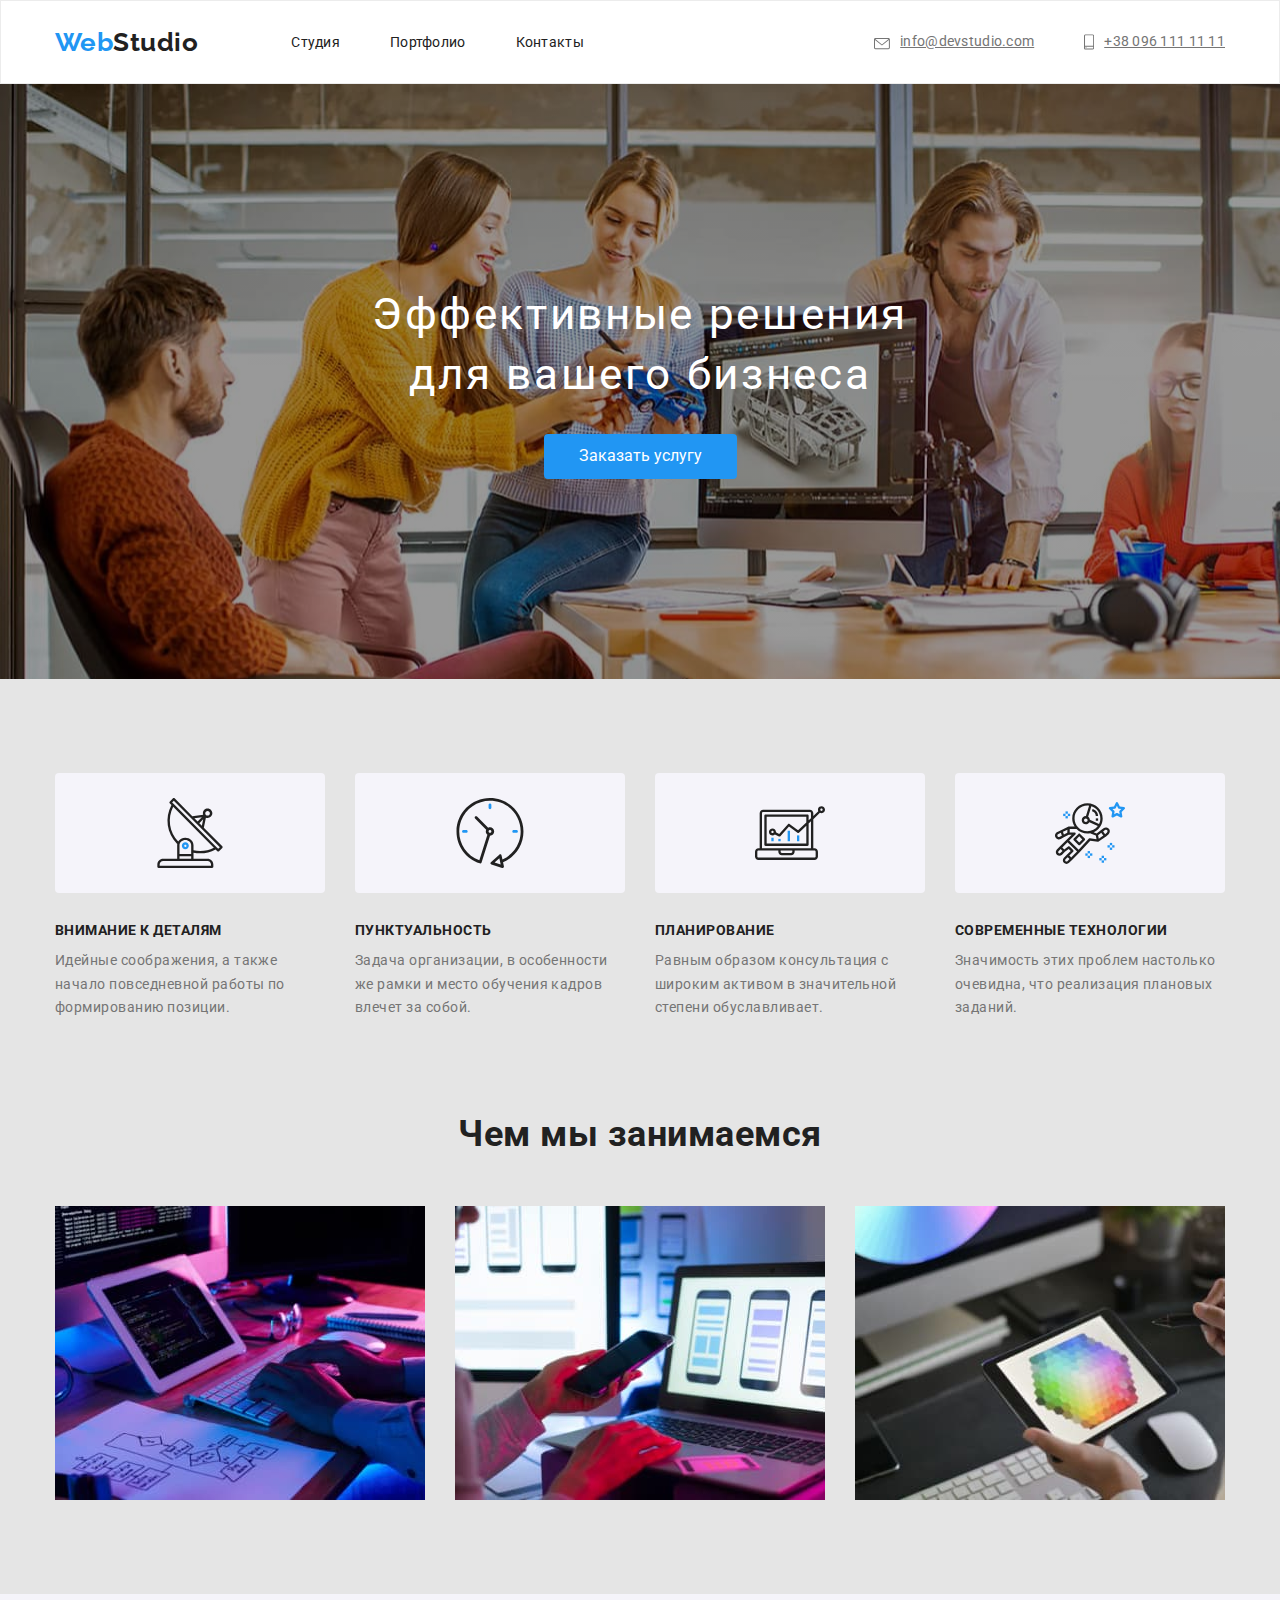
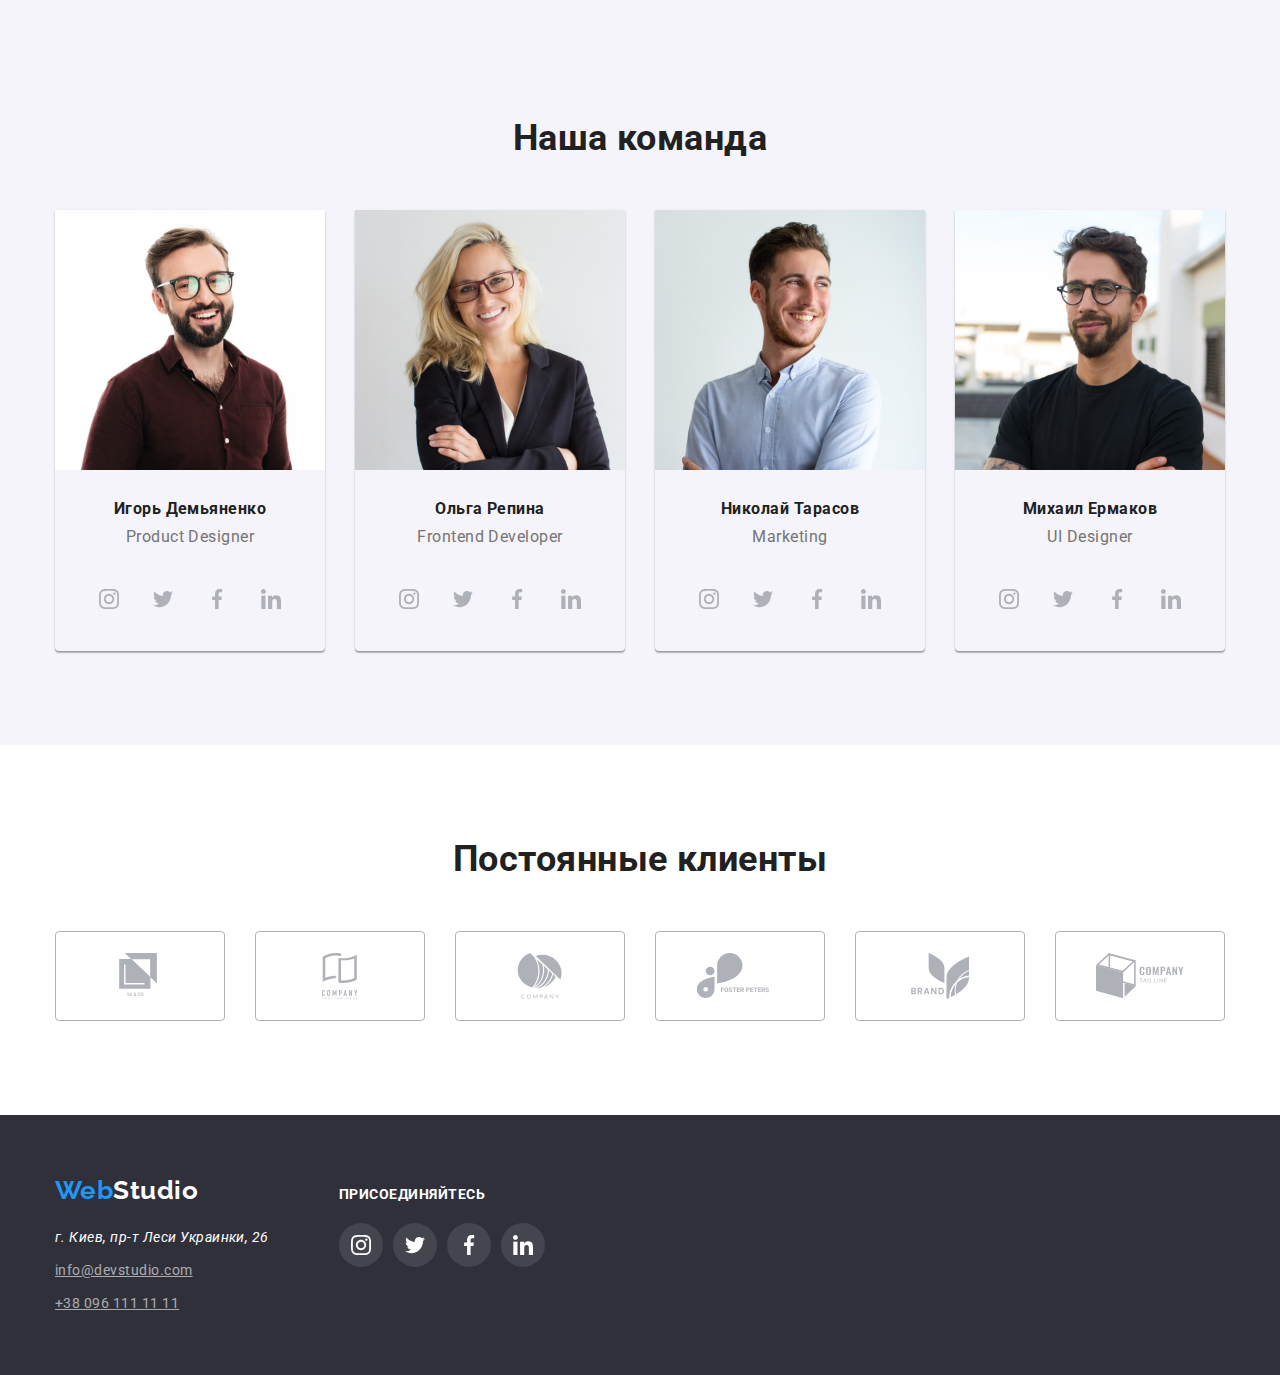
<file: index.html>
<!DOCTYPE html>
<html lang="ru">
  <head>
    <meta charset="UTF-8" />
    <meta name="viewport" content="width=device-width, initial-scale=1.0" />
    <title>Document</title>
    <link
      href="https://fonts.googleapis.com/css2?family=Raleway:wght@700&family=Roboto:wght@500;700;900&display=swap"
      rel="stylesheet"
    />

    <link
      rel="stylesheet"
      href="https://cdnjs.cloudflare.com/ajax/libs/modern-normalize/0.7.0/modern-normalize.min.css"
    />

    <link rel="stylesheet" href="./css/styles.css" />
  </head>
  <body>
    <!-- Шапка сайта-->
    <header class="page-header">
      <div class="container flexbox">
        <nav class="navigation">
          <div class="logo-header">
            <a href="./index.html" class="logo">
              Web<span class="logo-color-header">Studio</span>
            </a>
          </div>

          <ul class="site-nav list">
            <li class="items">
              <a href="./index.html" class="link"> Студия </a>
            </li>
            <li class="items">
              <a href="./portfolio.html" class="link"> Портфолио </a>
            </li>
            <li class="items"><a href="" class="link"> Контакты </a></li>
          </ul>
        </nav>

        <!-- Контакты -->
        <ul class="auth-nav list">
          <li class="link-mail">
            <a href="mailto:info@devstudio.com" class="contacts">
              <svg class="email-icon">
                <use
                  href="./images/symbol-defs.svg#icon-email"
                  width="16"
                  height="12"
                ></use>
              </svg>
              info@devstudio.com
            </a>
          </li>
          <li class="link-phone">
            <a href="tel:+380961111111" class="contacts">
              <svg class="phone-icone">
                <use
                  href="./images/symbol-defs.svg#icon-phone"
                  width="10"
                  height="16"
                ></use>
              </svg>
              +38 096 111 11 11
            </a>
          </li>
        </ul>
      </div>
    </header>

    <!-- Hero-->

    <main>
      <section class="hero">
        <!-- <div class="hero"> -->
        <div class="btn">
          <h1 class="title">
            Эффективные решения <br />
            для вашего бизнеса
          </h1>
          <button type="button" class="button">Заказать услугу</button>
        </div>
        <!-- </div> -->
      </section>

      <!-- Преимущества команды-->

      <section class="section">
        <div class="container">
          <div class="holder">
            <ul class="item">
              <li class="features group">
                <h3 class="title">Внимание к деталям</h3>
                <p class="text">
                  Идейные соображения, а также начало повседневной работы по
                  формированию позиции.
                </p>
              </li>
            </ul>

            <ul class="item">
              <li class="features clock">
                <h3 class="title">Пунктуальность</h3>
                <p class="text">
                  Задача организации, в особенности же рамки и место обучения
                  кадров влечет за собой.
                </p>
              </li>
            </ul>

            <ul class="item">
              <li class="features diagram">
                <h3 class="title">Планирование</h3>
                <p class="text">
                  Равным образом консультация с широким активом в значительной
                  степени обуславливает.
                </p>
              </li>
            </ul>

            <ul class="item">
              <li class="features astronaut">
                <h3 class="title">Современные технологии</h3>
                <p class="text">
                  Значимость этих проблем настолько очевидна, что реализация
                  плановых заданий.
                </p>
              </li>
            </ul>
          </div>
        </div>
      </section>

      <!-- Примеры работ-->

      <section class="work">
        <div class="container">
          <h2 class="title">Чем мы занимаемся</h2>
          <div class="holder">
            <ul class="benefits">
              <li>
                <a href="">
                  <img src="./images/desktop.jpg" alt="Рабочий стол" />
                </a>
              </li>
            </ul>

            <ul class="benefits">
              <li>
                <a href="">
                  <img src="./images/mobile.jpg" alt="Смартфон" />
                </a>
              </li>
            </ul>

            <ul class="benefits">
              <li>
                <a href="">
                  <img src="./images/design.jpg" alt="Дизайн" />
                </a>
              </li>
            </ul>
          </div>
        </div>
      </section>

      <!-- Команда -->

      <section class="team">
        <div class="container">
          <div class="team-container">
            <h2 class="title">Наша команда</h2>

            <!-- Игорь Демьяненко -->
            <ul class="person">
              <li class="person-list">
                <img
                  src="./images/demyanenko.jpg"
                  width="270"
                  alt="фото Игорь Демьяненко"
                />
                <h3 class="name">Игорь Демьяненко</h3>
                <p class="jobs">Product Designer</p>
                <ul class="social-icon-list">
                  <li class="social-icon-item">
                    <a
                      class="social-icon-link"
                      href="https://www.instagram.com/"
                      target="_blank"
                      rel="noopener noreferrer"
                      aria-label="ссылка Инстаграм"
                    >
                      <svg class="social-icon">
                        <use
                          href="./images/symbol-defs.svg#icon-instagram"
                          width="20"
                          height="20"
                        ></use>
                      </svg>
                    </a>
                  </li>

                  <li class="social-icon-item">
                    <a
                      class="social-icon-link"
                      href="https://twitter.com/"
                      target="_blank"
                      rel="noopener noreferrer"
                      aria-label="ссылка Инстаграм"
                    >
                      <svg class="social-icon">
                        <use
                          href="./images/symbol-defs.svg#icon-twitter"
                          width="20"
                          height="20"
                        ></use>
                      </svg>
                    </a>
                  </li>

                  <li class="social-icon-item">
                    <a
                      class="social-icon-link"
                      href="https://facebook.com/"
                      target="_blank"
                      rel="noopener noreferrer"
                      aria-label="ссылка Фейсбук"
                    >
                      <svg class="social-icon">
                        <use
                          href="./images/symbol-defs.svg#icon-facebook"
                        ></use>
                      </svg>
                    </a>
                  </li>

                  <li class="social-icon-item">
                    <a
                      href="https://www.linkedin.com/"
                      class="social-icon-link"
                      target="_blank"
                      rel="noopener noreferrer"
                      aria-label="ссылка Линкедин"
                    >
                      <svg class="social-icon">
                        <use
                          href="./images/symbol-defs.svg#icon-linkedin"
                          width="20"
                          height="20"
                        ></use>
                      </svg>
                    </a>
                  </li>
                </ul>
              </li>

              <!-- Ольга Репина -->
              <li class="person-list">
                <img
                  src="./images/repina.jpg"
                  width="270"
                  alt="фото Ольга Репина"
                />
                <h3 class="name">Ольга Репина</h3>
                <p class="jobs">Frontend Developer</p>
                <ul class="social-icon-list">
                  <li class="social-icon-item">
                    <a
                      class="social-icon-link"
                      href="https://www.instagram.com/"
                      target="_blank"
                      rel="noopener noreferrer"
                      aria-label="ссылка Инстаграм"
                    >
                      <svg class="social-icon">
                        <use
                          href="./images/symbol-defs.svg#icon-instagram"
                          width="20"
                          height="20"
                        ></use>
                      </svg>
                    </a>
                  </li>

                  <li class="social-icon-item">
                    <a
                      class="social-icon-link"
                      href="https://twitter.com/"
                      target="_blank"
                      rel="noopener noreferrer"
                      aria-label="ссылка Инстаграм"
                    >
                      <svg class="social-icon">
                        <use
                          href="./images/symbol-defs.svg#icon-twitter"
                          width="20"
                          height="20"
                        ></use>
                      </svg>
                    </a>
                  </li>

                  <li class="social-icon-item">
                    <a
                      class="social-icon-link"
                      href="https://facebook.com/"
                      target="_blank"
                      rel="noopener noreferrer"
                      aria-label="ссылка Фейсбук"
                    >
                      <svg class="social-icon">
                        <use
                          href="./images/symbol-defs.svg#icon-facebook"
                        ></use>
                      </svg>
                    </a>
                  </li>

                  <li class="social-icon-item">
                    <a
                      href="https://www.linkedin.com/"
                      class="social-icon-link"
                      target="_blank"
                      rel="noopener noreferrer"
                      aria-label="ссылка Линкедин"
                    >
                      <svg class="social-icon">
                        <use
                          href="./images/symbol-defs.svg#icon-linkedin"
                          width="20"
                          height="20"
                        ></use>
                      </svg>
                    </a>
                  </li>
                </ul>
              </li>

              <!-- Николай Тарасов -->

              <li class="person-list">
                <img
                  src="./images/tarasov.jpg"
                  width="270"
                  alt="фото Николай Тарасов"
                />
                <h3 class="name">Николай Тарасов</h3>
                <p class="jobs">Marketing</p>
                <ul class="social-icon-list">
                  <li class="social-icon-item">
                    <a
                      class="social-icon-link"
                      href="https://www.instagram.com/"
                      target="_blank"
                      rel="noopener noreferrer"
                      aria-label="ссылка Инстаграм"
                    >
                      <svg class="social-icon">
                        <use
                          href="./images/symbol-defs.svg#icon-instagram"
                          width="20"
                          height="20"
                        ></use>
                      </svg>
                    </a>
                  </li>

                  <li class="social-icon-item">
                    <a
                      class="social-icon-link"
                      href="https://twitter.com/"
                      target="_blank"
                      rel="noopener noreferrer"
                      aria-label="ссылка Инстаграм"
                    >
                      <svg class="social-icon">
                        <use
                          href="./images/symbol-defs.svg#icon-twitter"
                          width="20"
                          height="20"
                        ></use>
                      </svg>
                    </a>
                  </li>

                  <li class="social-icon-item">
                    <a
                      class="social-icon-link"
                      href="https://facebook.com/"
                      target="_blank"
                      rel="noopener noreferrer"
                      aria-label="ссылка Фейсбук"
                    >
                      <svg class="social-icon">
                        <use
                          href="./images/symbol-defs.svg#icon-facebook"
                        ></use>
                      </svg>
                    </a>
                  </li>

                  <li class="social-icon-item">
                    <a
                      href="https://www.linkedin.com/"
                      class="social-icon-link"
                      target="_blank"
                      rel="noopener noreferrer"
                      aria-label="ссылка Линкедин"
                    >
                      <svg class="social-icon">
                        <use
                          href="./images/symbol-defs.svg#icon-linkedin"
                          width="20"
                          height="20"
                        ></use>
                      </svg>
                    </a>
                  </li>
                </ul>
              </li>

              <!-- Михаил Ермаков -->

              <li class="person-list">
                <img
                  src="./images/ermakov.jpg"
                  width="270"
                  alt="фото Михаил Ермаков"
                />
                <h3 class="name">Михаил Ермаков</h3>
                <p class="jobs">UI Designer</p>
                <ul class="social-icon-list">
                  <li class="social-icon-item">
                    <a
                      class="social-icon-link"
                      href="https://www.instagram.com/"
                      target="_blank"
                      rel="noopener noreferrer"
                      aria-label="ссылка Инстаграм"
                    >
                      <svg class="social-icon">
                        <use
                          href="./images/symbol-defs.svg#icon-instagram"
                          width="20"
                          height="20"
                        ></use>
                      </svg>
                    </a>
                  </li>

                  <li class="social-icon-item">
                    <a
                      class="social-icon-link"
                      href="https://twitter.com/"
                      target="_blank"
                      rel="noopener noreferrer"
                      aria-label="ссылка Инстаграм"
                    >
                      <svg class="social-icon">
                        <use
                          href="./images/symbol-defs.svg#icon-twitter"
                          width="20"
                          height="20"
                        ></use>
                      </svg>
                    </a>
                  </li>

                  <li class="social-icon-item">
                    <a
                      class="social-icon-link"
                      href="https://facebook.com/"
                      target="_blank"
                      rel="noopener noreferrer"
                      aria-label="ссылка Фейсбук"
                    >
                      <svg class="social-icon">
                        <use
                          href="./images/symbol-defs.svg#icon-facebook"
                        ></use>
                      </svg>
                    </a>
                  </li>

                  <li class="social-icon-item">
                    <a
                      href="https://www.linkedin.com/"
                      class="social-icon-link"
                      target="_blank"
                      rel="noopener noreferrer"
                      aria-label="ссылка Линкедин"
                    >
                      <svg class="social-icon">
                        <use
                          href="./images/symbol-defs.svg#icon-linkedin"
                          width="20"
                          height="20"
                        ></use>
                      </svg>
                    </a>
                  </li>
                </ul>
              </li>
            </ul>
          </div>
        </div>
      </section>

      <!-- Клиенты -->

      <section class="clients">
        <div class="container">
          <h2 class="title">Постоянные клиенты</h2>
          <ul class="catalog">
            <li class="catalog-list">
              <a class="clients-link" href="">
                <svg class="catalog-icons">
                  <use
                    href="./images/symbol-defs.svg#icon-client1"
                    width="88"
                    height="46"
                  ></use>
                </svg>
              </a>
            </li>

            <li class="catalog-list">
              <a class="clients-link" href="">
                <svg class="catalog-icons">
                  <use
                    href="./images/symbol-defs.svg#icon-client2"
                    width="88"
                    height="46"
                  ></use>
                </svg>
              </a>
            </li>

            <li class="catalog-list">
              <a class="clients-link" href="">
                <svg class="catalog-icons">
                  <use
                    href="./images/symbol-defs.svg#icon-client3"
                    width="88"
                    height="46"
                  ></use>
                </svg>
              </a>
            </li>
            <li class="catalog-list">
              <a class="clients-link" href="">
                <svg class="catalog-icons">
                  <use
                    href="./images/symbol-defs.svg#icon-client4"
                    width="88"
                    height="46"
                  ></use>
                </svg>
              </a>
            </li>

            <li class="catalog-list">
              <a class="clients-link" href="">
                <svg class="catalog-icons">
                  <use
                    href="./images/symbol-defs.svg#icon-client5"
                    width="88"
                    height="46"
                  ></use>
                </svg>
              </a>
            </li>
            <li class="catalog-list">
              <a class="clients-link" href="">
                <svg class="catalog-icons">
                  <use
                    href="./images/symbol-defs.svg#icon-client6"
                    width="88"
                    height="46"
                  ></use>
                </svg>
              </a>
            </li>
          </ul>
        </div>
      </section>
    </main>

    <!-- подвал-->
    <footer class="footer">
      <div class="container flexbox">
        <nav>
          <div class="footer-container">
            <a href="./index.html" class="logo-footer">
              Web<span class="logo-color-footer">Studio</span>
            </a>
            <address class="addresses">г. Киев, пр-т Леси Украинки, 26</address>
            <ul class="site-foot">
              <li>
                <a href="mailto:info@devstudio.com" class="link">
                  <p class="mail-style">info@devstudio.com</p>
                </a>
              </li>
              <li>
                <a href="tel:+380961111111" class="link">
                  <p class="phone-style">+38 096 111 11 11</p></a
                >
              </li>
            </ul>
          </div>
        </nav>

        <!-- Соц. сети -->
        <section class="social">
          <h3 class="social-title">Присоединяйтесь</h3>
          <ul class="social-item">
            <li class="social-link">
              <a
                class="social-footer-link"
                href="https://www.instagram.com/"
                target="_blank"
                rel="noopener noreferrer"
                aria-label="ссылка Инстаграм"
              >
                <svg class="social-footer-icon">
                  <use
                    href="./images/symbol-defs.svg#icon-instagram"
                    width="20"
                    height="20"
                  ></use>
                </svg>
              </a>
            </li>

            <li class="social-icon-item">
              <a
                class="social-footer-link"
                href="https://twitter.com/"
                target="_blank"
                rel="noopener noreferrer"
                aria-label="ссылка Инстаграм"
              >
                <svg class="social-footer-icon">
                  <use
                    href="./images/symbol-defs.svg#icon-twitter"
                    width="20"
                    height="20"
                  ></use>
                </svg>
              </a>
            </li>

            <li class="social-icon-item">
              <a
                class="social-footer-link"
                href="https://facebook.com/"
                target="_blank"
                rel="noopener noreferrer"
                aria-label="ссылка Фейсбук"
              >
                <svg class="social-footer-icon">
                  <use href="./images/symbol-defs.svg#icon-facebook"></use>
                </svg>
              </a>
            </li>

            <li class="social-icon-item">
              <a
                class="social-footer-link"
                href="https://www.linkedin.com/"
                target="_blank"
                rel="noopener noreferrer"
                aria-label="ссылка Линкедин"
              >
                <svg class="social-footer-icon">
                  <use
                    href="./images/symbol-defs.svg#icon-linkedin"
                    width="20"
                    height="20"
                  ></use>
                </svg>
              </a>
            </li>
          </ul>
        </section>
      </div>
    </footer>
  </body>
</html>
</file>
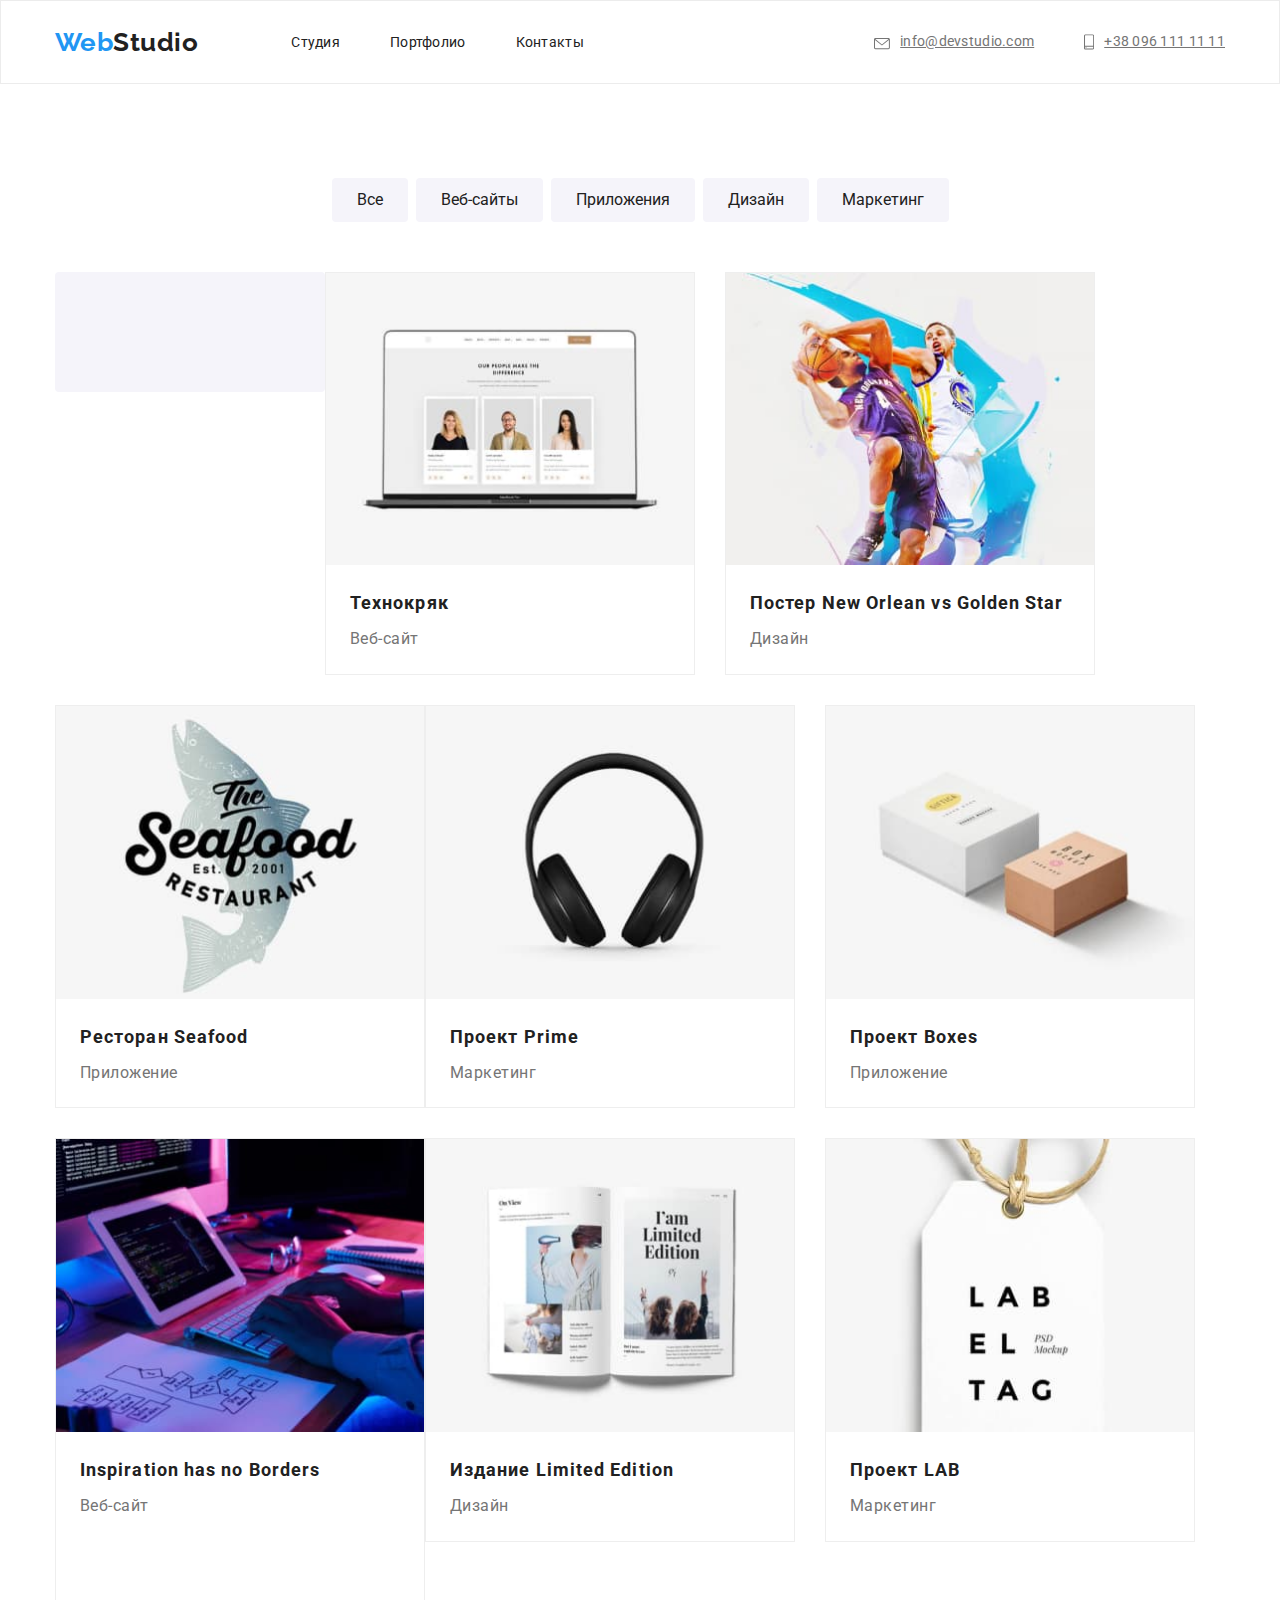
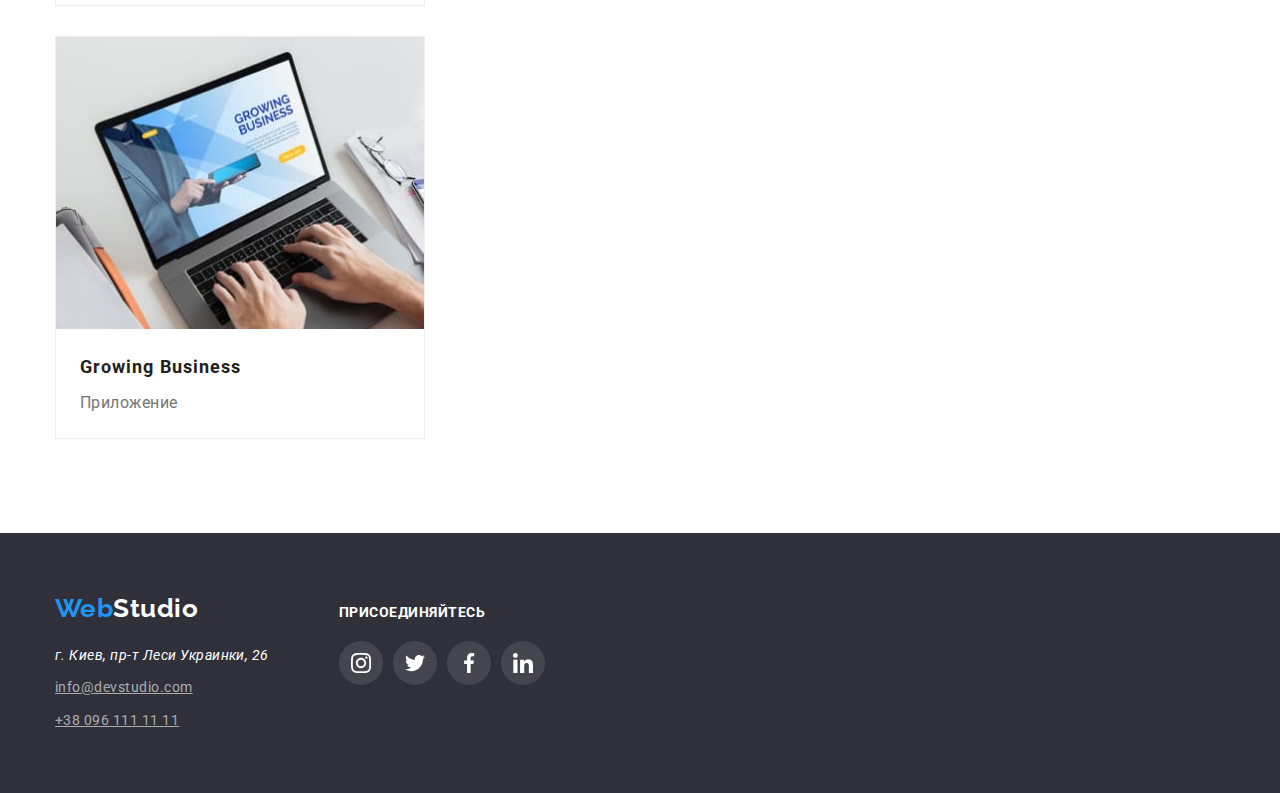
<file: portfolio.html>
<!DOCTYPE html>
<html lang="ru">
  <head>
    <meta charset="UTF-8" />
    <meta name="viewport" content="width=device-width, initial-scale=1.0" />
    <title>Document</title>
    <link
      href="https://fonts.googleapis.com/css2?family=Raleway:wght@700&family=Roboto:wght@500;700;900&display=swap"
      rel="stylesheet"
    />
    <link
      rel="stylesheet"
      href="https://cdnjs.cloudflare.com/ajax/libs/modern-normalize/0.7.0/modern-normalize.min.css"
    />
    <link rel="stylesheet" href="./css/styles.css" />
  </head>

  <body>
    <!-- Шапка сайта-->
    <header class="page-header">
      <div class="container flexbox">
        <nav class="navigation">
          <div class="logo-header">
            <a href="./index.html" class="logo">
              Web<span class="logo-color-header">Studio</span>
            </a>
          </div>

          <ul class="site-nav list">
            <li class="items">
              <a href="./index.html" class="link"> Студия </a>
            </li>
            <li class="items">
              <a href="./portfolio.html" class="link"> Портфолио </a>
            </li>
            <li class="items"><a href="" class="link"> Контакты </a></li>
          </ul>
        </nav>

        <!-- Контакты -->
        <ul class="auth-nav list">
          <li class="link-mail">
            <a href="mailto:info@devstudio.com" class="contacts">
              <svg class="email-icon">
                <use
                  href="./images/symbol-defs.svg#icon-email"
                  width="16"
                  height="12"
                ></use>
              </svg>
              info@devstudio.com
            </a>
          </li>
          <li class="link-phone">
            <a href="tel:+380961111111" class="contacts">
              <svg class="phone-icone">
                <use
                  href="./images/symbol-defs.svg#icon-phone"
                  width="10"
                  height="16"
                ></use>
              </svg>
              +38 096 111 11 11
            </a>
          </li>
        </ul>
      </div>
    </header>

    <!-- Список работ -->

    <main class="content">
      <div class="container">
        <ul class="button-portfolio">
          <li class="key">
            <button type="button" class="button-list">Все</button>
          </li>
          <li class="key">
            <button type="button" class="button-list">Веб-сайты</button>
          </li>
          <li class="key">
            <button type="button" class="button-list">Приложения</button>
          </li>
          <li class="key">
            <button type="button" class="button-list">Дизайн</button>
          </li>
          <li class="key">
            <button type="button" class="button-list">Маркетинг</button>
          </li>
        </ul>
      </div>

      <!-- Примеры всех работ-->

      <article>
        <div class="container">
          <section class="features">
            <ul class="features-element">
              <li>
                <img
                  src="./images/technocrack.jpg"
                  width="370"
                  alt="Технокряк"
                />
                <h3 class="tittle">Технокряк</h3>
                <p class="category">Веб-сайт</p>
              </li>
            </ul>

            <ul class="features-element">
              <li>
                <img
                  src="./images/basketball.jpg"
                  width="370"
                  alt="Постер New Orlean vs Golden Star"
                />
                <h3 class="tittle">Постер New Orlean vs Golden Star</h3>
                <p class="category">Дизайн</p>
              </li>
            </ul>

            <ul class="features-element">
              <li>
                <img
                  src="./images/seafood.jpg"
                  width="370"
                  alt="Ресторан Seafood"
                />
                <h3 class="tittle">Ресторан Seafood</h3>
                <p class="category">Приложение</p>
              </li>
            </ul>

            <ul class="features-element">
              <li>
                <img src="./images/prime.jpg" width="370" alt="prime" />
                <h3 class="tittle">Проект Prime</h3>
                <p class="category">Маркетинг</p>
              </li>
            </ul>

            <ul class="features-element">
              <li>
                <img src="./images/boxes.jpg" width="370" alt="boxes" />
                <h3 class="tittle">Проект Boxes</h3>
                <p class="category">Приложение</p>
              </li>
            </ul>

            <ul class="features-element">
              <li>
                <img src="./images/desktop.jpg" width="370" alt="desktop" />
                <h3 class="tittle">Inspiration has no Borders</h3>
                <p class="category">Веб-сайт</p>
              </li>
            </ul>

            <ul class="features-element">
              <li>
                <img src="./images/book.jpg" width="370" alt="book" />
                <h3 class="tittle">Издание Limited Edition</h3>
                <p class="category">Дизайн</p>
              </li>
            </ul>

            <ul class="features-element">
              <li>
                <img src="./images/lab.jpg" width="370" alt="lab" />
                <h3 class="tittle">Проект LAB</h3>
                <p class="category">Маркетинг</p>
              </li>
            </ul>

            <ul class="features-element">
              <li>
                <img src="./images/growing.jpg" width="370" alt="growing" />
                <h3 class="tittle">Growing Business</h3>
                <p class="category">Приложение</p>
              </li>
            </ul>
          </section>
          <!-- </div> -->
        </div>
      </article>
    </main>

    <!-- подвал-->
    <footer class="footer">
      <div class="container flexbox">
        <nav>
          <div class="footer-container">
            <a href="./index.html" class="logo-footer">
              Web<span class="logo-color-footer">Studio</span>
            </a>
            <address class="addresses">г. Киев, пр-т Леси Украинки, 26</address>
            <ul class="site-foot">
              <li>
                <a href="mailto:info@devstudio.com" class="link">
                  <p class="mail-style">info@devstudio.com</p>
                </a>
              </li>
              <li>
                <a href="tel:+380961111111" class="link">
                  <p class="phone-style">+38 096 111 11 11</p>
                </a>
              </li>
            </ul>
          </div>
        </nav>

        <!-- Соц. сети -->
        <section class="social">
          <h3 class="social-title">Присоединяйтесь</h3>
          <ul class="social-item">
            <li class="social-link">
              <a
                class="social-footer-link"
                href="https://www.instagram.com/"
                target="_blank"
                rel="noopener noreferrer"
                aria-label="ссылка Инстаграм"
              >
                <svg class="social-footer-icon">
                  <use
                    href="./images/symbol-defs.svg#icon-instagram"
                    width="20"
                    height="20"
                  ></use>
                </svg>
              </a>
            </li>

            <li class="social-icon-item">
              <a
                class="social-footer-link"
                href="https://twitter.com/"
                target="_blank"
                rel="noopener noreferrer"
                aria-label="ссылка Инстаграм"
              >
                <svg class="social-footer-icon">
                  <use
                    href="./images/symbol-defs.svg#icon-twitter"
                    width="20"
                    height="20"
                  ></use>
                </svg>
              </a>
            </li>

            <li class="social-icon-item">
              <a
                class="social-footer-link"
                href="https://facebook.com/"
                target="_blank"
                rel="noopener noreferrer"
                aria-label="ссылка Фейсбук"
              >
                <svg class="social-footer-icon">
                  <use href="./images/symbol-defs.svg#icon-facebook"></use>
                </svg>
              </a>
            </li>

            <li class="social-icon-item">
              <a
                class="social-footer-link"
                href="https://www.linkedin.com/"
                target="_blank"
                rel="noopener noreferrer"
                aria-label="ссылка Линкедин"
              >
                <svg class="social-footer-icon">
                  <use
                    href="./images/symbol-defs.svg#icon-linkedin"
                    width="20"
                    height="20"
                  ></use>
                </svg>
              </a>
            </li>
          </ul>
        </section>
      </div>
    </footer>
  </body>
</html>
</file>
<file: css/styles.css>
html {
  padding: o;
  margin: 0;
  box-sizing: border-box;
}

*,
*::after,
*::before {
  box-sizing: inherit;
}

:root {
  --primary-text-color: #757575;
  --title-text-color: #212121;
  --accent-color: #2196f3;
  --primary-white-color: #ffffff;
  --background-color: #2f303a;
  --backround-color-2: #e5e5e5;
  --backround-color-3: #f5f4fa;
}

body {
  background-color: var(--primary-white-color);
  color: var(--primary-text-color);
  font-family: Roboto, sans-serif;
  font-style: normal;
  letter-spacing: 0.03em;
}

ul {
  list-style: none;
  margin: 0;
  padding: 0;
}

p {
  margin: 0;
  padding: 0;
}

h1,
h2,
h3,
h4,
h5,
h6 {
  margin: 0;
  padding: 0;
}

button {
  margin: 0;
  padding: 0;
}

img {
  display: block;
  max-width: 100%;
  height: auto;
}

svg {
  margin: 0;
  padding: 0;
}

.container {
  width: 1200px;
  padding-right: 15px;
  padding-left: 15px;
  margin-right: auto;
  margin-left: auto;
}

.flexbox {
  display: flex;
}

.holder {
  display: flex;
  flex-wrap: wrap;
}

/* Навигация */
.page-header {
  border: 1px solid #ececec;
  background-color: var(--primary-white-color);
}

.page-header .flexbox {
  justify-content: flex-end;
  align-items: center;
}
.navigation {
  display: flex;
  align-items: center;
  margin-right: auto;
}

.logo {
  font-family: Raleway, sans-serif;
  font-weight: 700;
  font-size: 26px;
  line-height: 1.19;
  color: var(--accent-color);
  text-decoration: none;
}

.logo-color-header {
  color: var(--title-text-color);
}

.logo-header {
  margin-right: 93px;
}

.site-nav {
  display: flex;
  margin-top: 32px;
  margin-bottom: 32px;
}

.site-nav .items:not(:last-child) {
  margin-right: 50px;
}

.site-nav .link {
  font-weight: 500px;
  font-size: 14px;
  line-height: 1.14;
  letter-spacing: 0.02em;
  color: var(--title-text-color);
  text-decoration: none;
}

.site-nav .link:hover,
.site-nav .link:focus {
  font-weight: 500px;
  font-size: 14px;
  line-height: 1.14;
  letter-spacing: 0.02em;
  color: var(--accent-color);
}

/* Контакты */

.auth-nav {
  display: inline-flex;
  margin-top: 32px;
  margin-bottom: 32px;
}

.auth-nav .link-mail {
  margin-right: 50px;
}

.auth-nav .link-phone {
  margin-right: 0;
}

.contacts {
  display: flex;
  justify-content: center;
  align-items: flex-end;
}

.email-icon {
  width: 16px;
  height: 12px;
  margin-right: 10px;
  fill: var(--primary-text-color);
}

.phone-icone {
  width: 10px;
  height: 16px;
  margin-right: 10px;
  fill: var(--primary-text-color);
}

.auth-nav .contacts {
  font-weight: 500px;
  font-size: 14px;
  line-height: 1.14;
  letter-spacing: 0.02em;
  color: var(--primary-text-color);
}

.auth-nav .contacts:hover .email-icon {
  fill: var(--accent-color);
}

.auth-nav .contacts:hover .phone-icone {
  fill: var(--accent-color);
}

.auth-nav .contacts:hover {
  color: var(--accent-color);
}

/* Hero */

.hero {
  max-width: 1600px;
  margin-right: auto;
  margin-left: auto;
  text-align: center;
  background-repeat: no-repeat;
  background-color: var(--background-color);
  background-image: linear-gradient(
      90deg,
      rgba(0, 0, 0, 0.4) 50%,
      rgba(0, 0, 0, 0.4) 50%
    ),
    url(../images/header.jpg);
}

.hero .title {
  padding-top: 200px;
  margin-bottom: 30px;
  font-weight: normal;
  font-size: 44px;
  line-height: 60px;
  letter-spacing: 0.06em;
  color: var(--primary-white-color);
}

.button {
  margin-bottom: 200px;
  padding: 10px 32px;
  border: solid var(--accent-color);
  border-radius: 4px;
  color: var(--primary-white-color);
  background: var(--accent-color);
}

/* Преимущества команды */

.section {
  display: flex;
  padding-top: 94px;
  background-color: var(--backround-color-2);
}

.section .item {
  width: calc((100% - 30px * 3) / 4);
  padding-bottom: 94px;
}

.section .item:not(:last-child) {
  margin-right: 30px;
}

.section .title {
  margin-bottom: 10px;

  font-weight: 700px;
  font-size: 14px;
  line-height: 1.14;
  text-transform: uppercase;
  color: var(--title-text-color);
}

.section .text {
  font-weight: 400px;
  font-size: 14px;
  line-height: 1.7;
}

.features::before {
  content: "";
  display: inline-block;
  width: 270px;
  height: 120px;
  margin-bottom: 30px;
  background: #f5f4fa;
  border-radius: 4px;
  background-repeat: no-repeat;
  background-position: center;
}

.group::before {
  background-image: url(../images/group.svg);
}

.clock::before {
  background-image: url(../images/clock.svg);
}

.diagram::before {
  background-image: url(../images/diagram.svg);
}

.astronaut::before {
  background-image: url(../images/astronaut.svg);
}

/* Примеры работ */

.work {
  background-color: var(--backround-color-2);
}

.work .benefits {
  width: calc((100% - 30px * 2) / 3);
  margin-bottom: 94px;
}

.work .benefits:not(:last-child) {
  margin-right: 30px;
}

.work .title {
  margin-bottom: 50px;
  font-weight: 700px;
  font-size: 36px;
  line-height: 1.16;
  text-align: center;
  color: var(--title-text-color);
}

/* Команда */
.team {
  background-color: var(--backround-color-3);
}

.team-container {
  padding-top: 94px;
  padding-bottom: 94px;
}

.person {
  display: flex;
  justify-content: center;
}

.person-list {
  width: calc((100% - 30px * 3) / 4);
  box-shadow: 0px 1px 3px rgba(0, 0, 0, 0.12), 0px 1px 1px rgba(0, 0, 0, 0.14),
    0px 2px 1px rgba(0, 0, 0, 0.2);
  border-radius: 0px 0px 4px 4px;
}

.person-list:not(:last-child) {
  margin-right: 30px;
}

.team .title {
  margin-top: 30px;
  margin-bottom: 50px;

  font-weight: 700px;
  font-size: 36px;
  line-height: 1.16;
  text-align: center;
  color: var(--title-text-color);
}

.team .name {
  margin-top: 30px;
  margin-bottom: 10px;
  font-weight: 500px;
  font-size: 16px;
  line-height: 1.18;
  text-align: center;
  color: var(--title-text-color);
}

.team .jobs {
  margin-bottom: 30px;
  font-weight: 400px;
  font-size: 16px;
  line-height: 1.18;
  text-align: center;
}

.social-icon-list {
  display: flex;
  justify-content: center;
}

.social-icon-link {
  display: flex;
  justify-content: center;
  align-items: center;
  width: 44px;
  height: 44px;
  border-radius: 50%;
}

.social-icon-link:hover .social-icon {
  fill: var(--primary-white-color);
}

.social-icon-link:hover {
  background-color: var(--accent-color);
}

.social-icon {
  fill: #afb1b8;
  width: 20px;
  height: 20px;
}

.social-icon-item {
  margin-bottom: 30px;
}

.social-icon-item:not(:last-child) {
  margin-right: 10px;
}

/* Clients */

.clients {
  padding-bottom: 94px;
}

.clients .title {
  padding-top: 94px;
  margin-bottom: 50px;
  font-weight: 700px;
  font-size: 36px;
  line-height: 1.16;
  text-align: center;
  color: var(--title-text-color);
}

.catalog {
  display: flex;
  flex: wrap;
  justify-content: center;
}

.clients-link {
  display: flex;
  justify-content: center;
  align-items: center;
  border: 1px solid #afb1b8;
  box-sizing: border-box;
  border-radius: 4px;
  width: 100%;
  height: 100%;
}

.catalog-list {
  width: calc((100% - 30px * 5) / 6);
  height: 90px;
}

.catalog-list:not(:last-child) {
  margin-right: 30px;
}

.catalog-icons {
  width: 88px;
  height: 46px;
  fill: #afb1b8;
}

.clients-link:hover .catalog-icons {
  fill: var(--accent-color);
}

.clients-link:hover {
  border-color: var(--accent-color);
}

/* Footer */

.footer {
  background-color: var(--background-color);
}

.footer-container {
  margin-top: 60px;
  margin-bottom: 60px;
}

.logo-footer {
  font-family: Raleway, sans-serif;
  font-weight: 700;
  font-size: 26px;
  line-height: 1.19;
  color: var(--accent-color);
  text-decoration: none;
}
.logo-color-footer {
  color: #fff;
}

.addresses {
  margin-top: 20px;
  margin-bottom: 9px;
  font-weight: 400px;
  font-size: 14px;
  line-height: 1.7;
  color: var(--primary-white-color);
}

.site-foot .link {
  margin-bottom: 9px;
  font-weight: 400px;
  font-size: 14px;
  line-height: 1.7;
  color: rgba(255, 255, 255, 0.6);
}

.mail-style {
  margin-bottom: 9px;
}

.social {
  margin-left: 70px;
  padding-top: 72px;
}

.social-item {
  display: flex;
}

.social-title {
  margin-bottom: 20px;
  font-weight: 700;
  font-size: 14px;
  line-height: 1.14;
  color: white;
  text-transform: uppercase;
}

.social-footer-icon {
  width: 20px;
  height: 20px;
  fill: var(--primary-white-color);
}

.social-footer-link {
  display: flex;
  justify-content: center;
  align-items: center;
  width: 44px;
  height: 44px;
  border-radius: 50%;
  background-color: rgba(255, 255, 255, 0.1);
}

.social-footer-link:hover {
  background-color: var(--accent-color);
}

.social-link:not(:last-child) {
  margin-right: 10px;
}
/* Portfolio */

/* Список работ - кнопка */
.button-portfolio {
  display: flex;
  flex-wrap: wrap;
  justify-content: center;
}

.button-portfolio .key:not(:last-child) {
  margin-right: 8px;
}

.button-list {
  margin-top: 94px;
  margin-bottom: 50px;
  padding: 6px 22px;
  border: solid var(--backround-color-3);
  border-radius: 4px;
  background-color: var(--backround-color-3);
  font-weight: 500px;
  font-size: 16px;
  line-height: 1.6;
  text-align: center;
  color: var(--title-text-color);
}

.button-list:hover,
.button-list:focus {
  font-weight: 500px;
  font-size: 16px;
  line-height: 1.6;
  text-align: center;
  border: solid var(--accent-color);
  background: var(--accent-color);
  color: var(--primary-white-color);
  box-shadow: 0px 3px 1px rgba(0, 0, 0, 0.1), 0px 1px 2px rgba(0, 0, 0, 0.08),
    0px 2px 2px rgba(0, 0, 0, 0.12);
}

/* Примеры всех работ  */

.features {
  display: flex;
  flex-wrap: wrap;
}

.features-element {
  width: calc((100% - 30px * 2) / 3);
  margin-right: 30px;
  margin-bottom: 30px;
  border: 1px solid #eeeeee;
  box-sizing: border-box;
  background-color: var(--primary-white-color);
}

.features-element:nth-child(3n) {
  margin-right: 0;
}

.features-element:nth-last-child(-n + 3) {
  margin-bottom: 94px;
}

.features .tittle {
  margin-top: 20px;
  margin-bottom: 4px;
  margin-left: 24px;
  font-weight: 700px;
  font-size: 18px;
  line-height: 2;
  letter-spacing: 0.06em;
  color: var(--title-text-color);
}

.features .category {
  margin-bottom: 20px;
  margin-left: 24px;
  font-weight: 400px;
  font-size: 16px;
  line-height: 1.8;
  color: var(--primary-text-color);
}

.features-element:hover,
.features-element:focus {
  box-shadow: 0px 1px 1px rgba(0, 0, 0, 0.12), 0px 4px 4px rgba(0, 0, 0, 0.06),
    1px 4px 6px rgba(0, 0, 0, 0.16);
}
</file>
